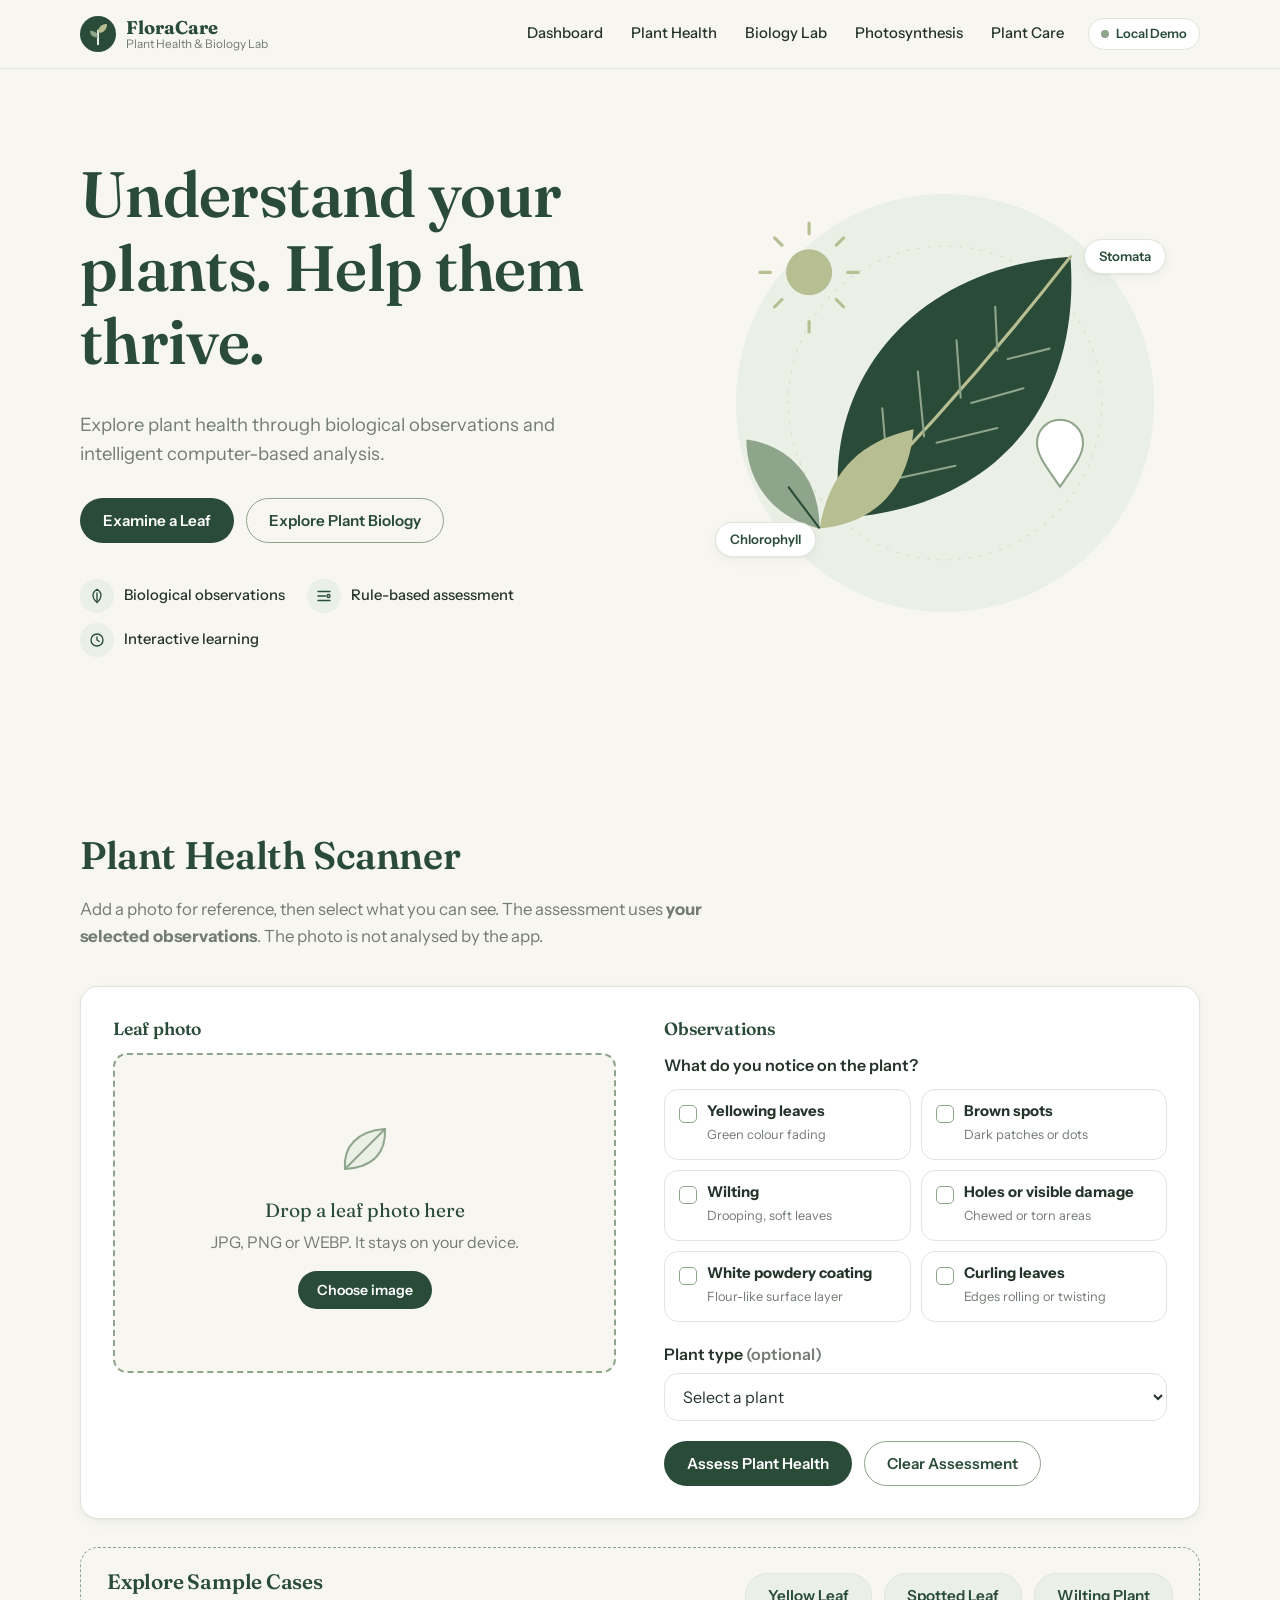
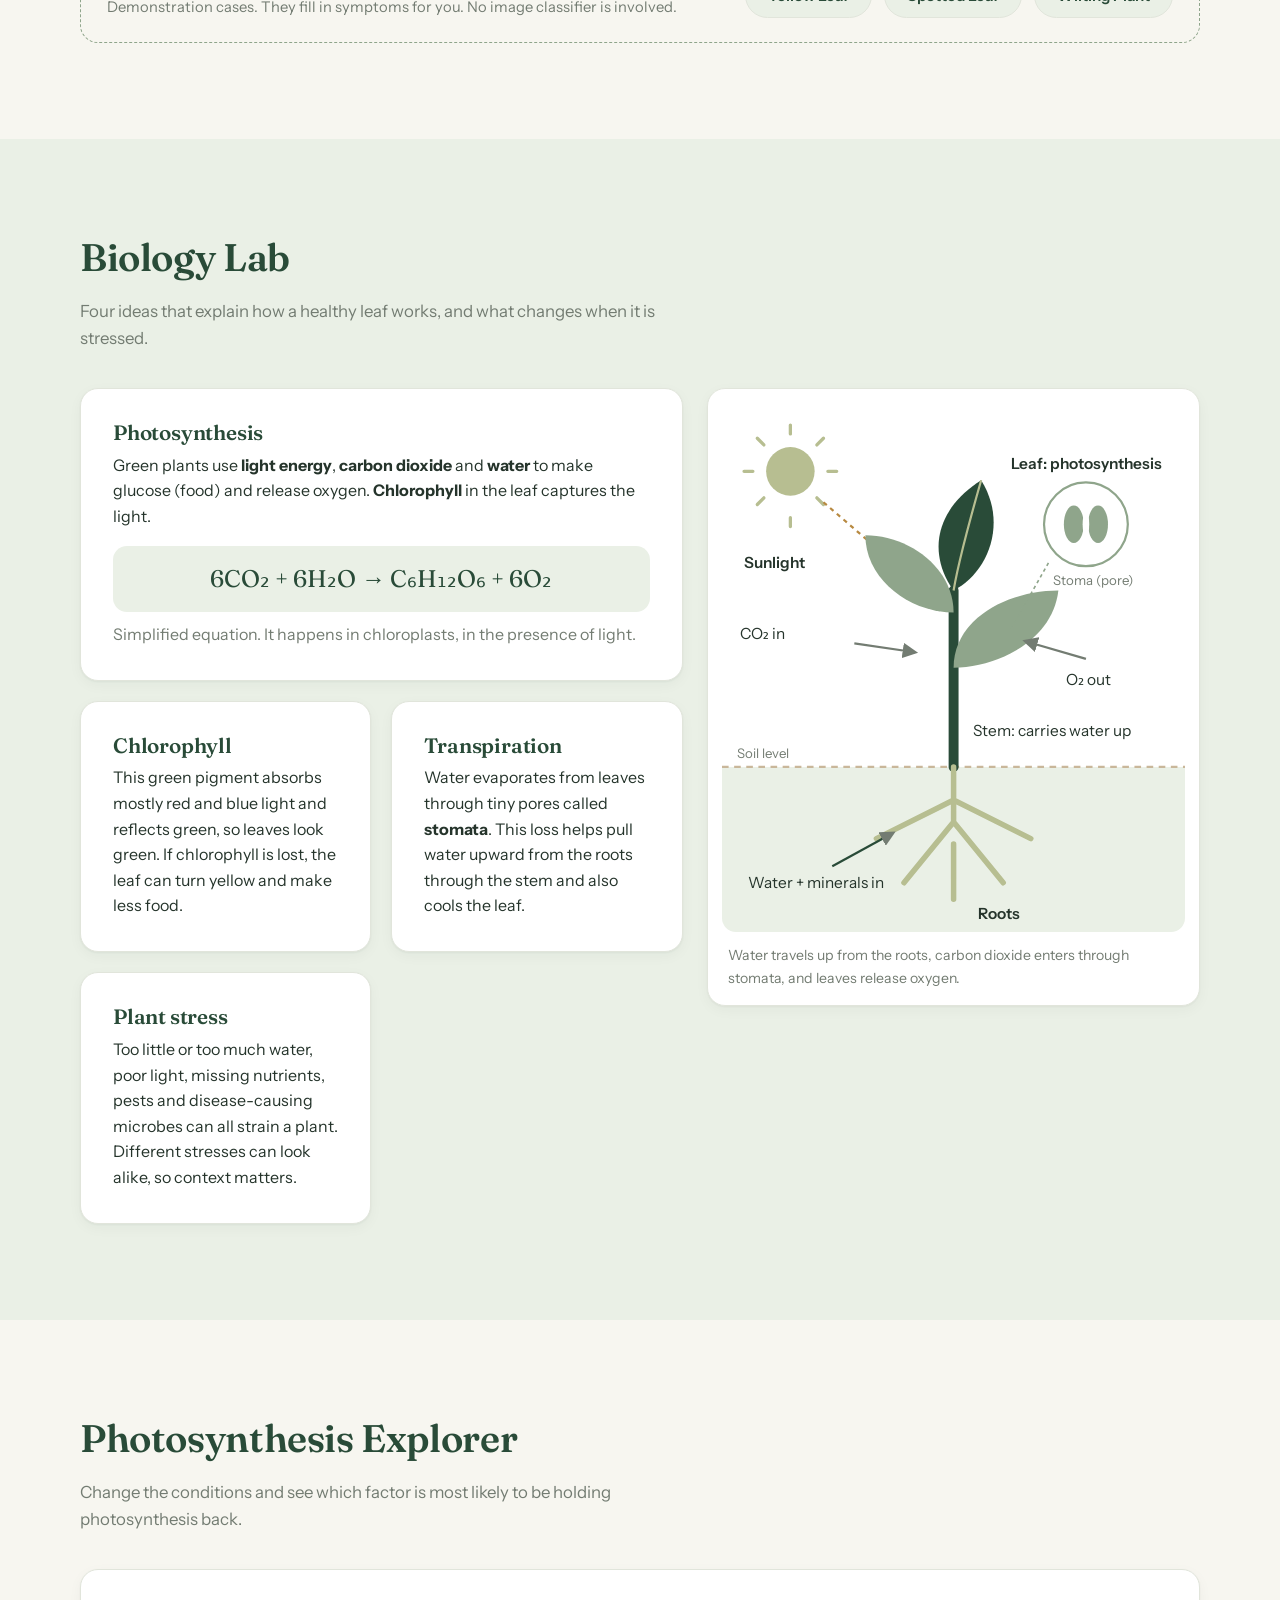
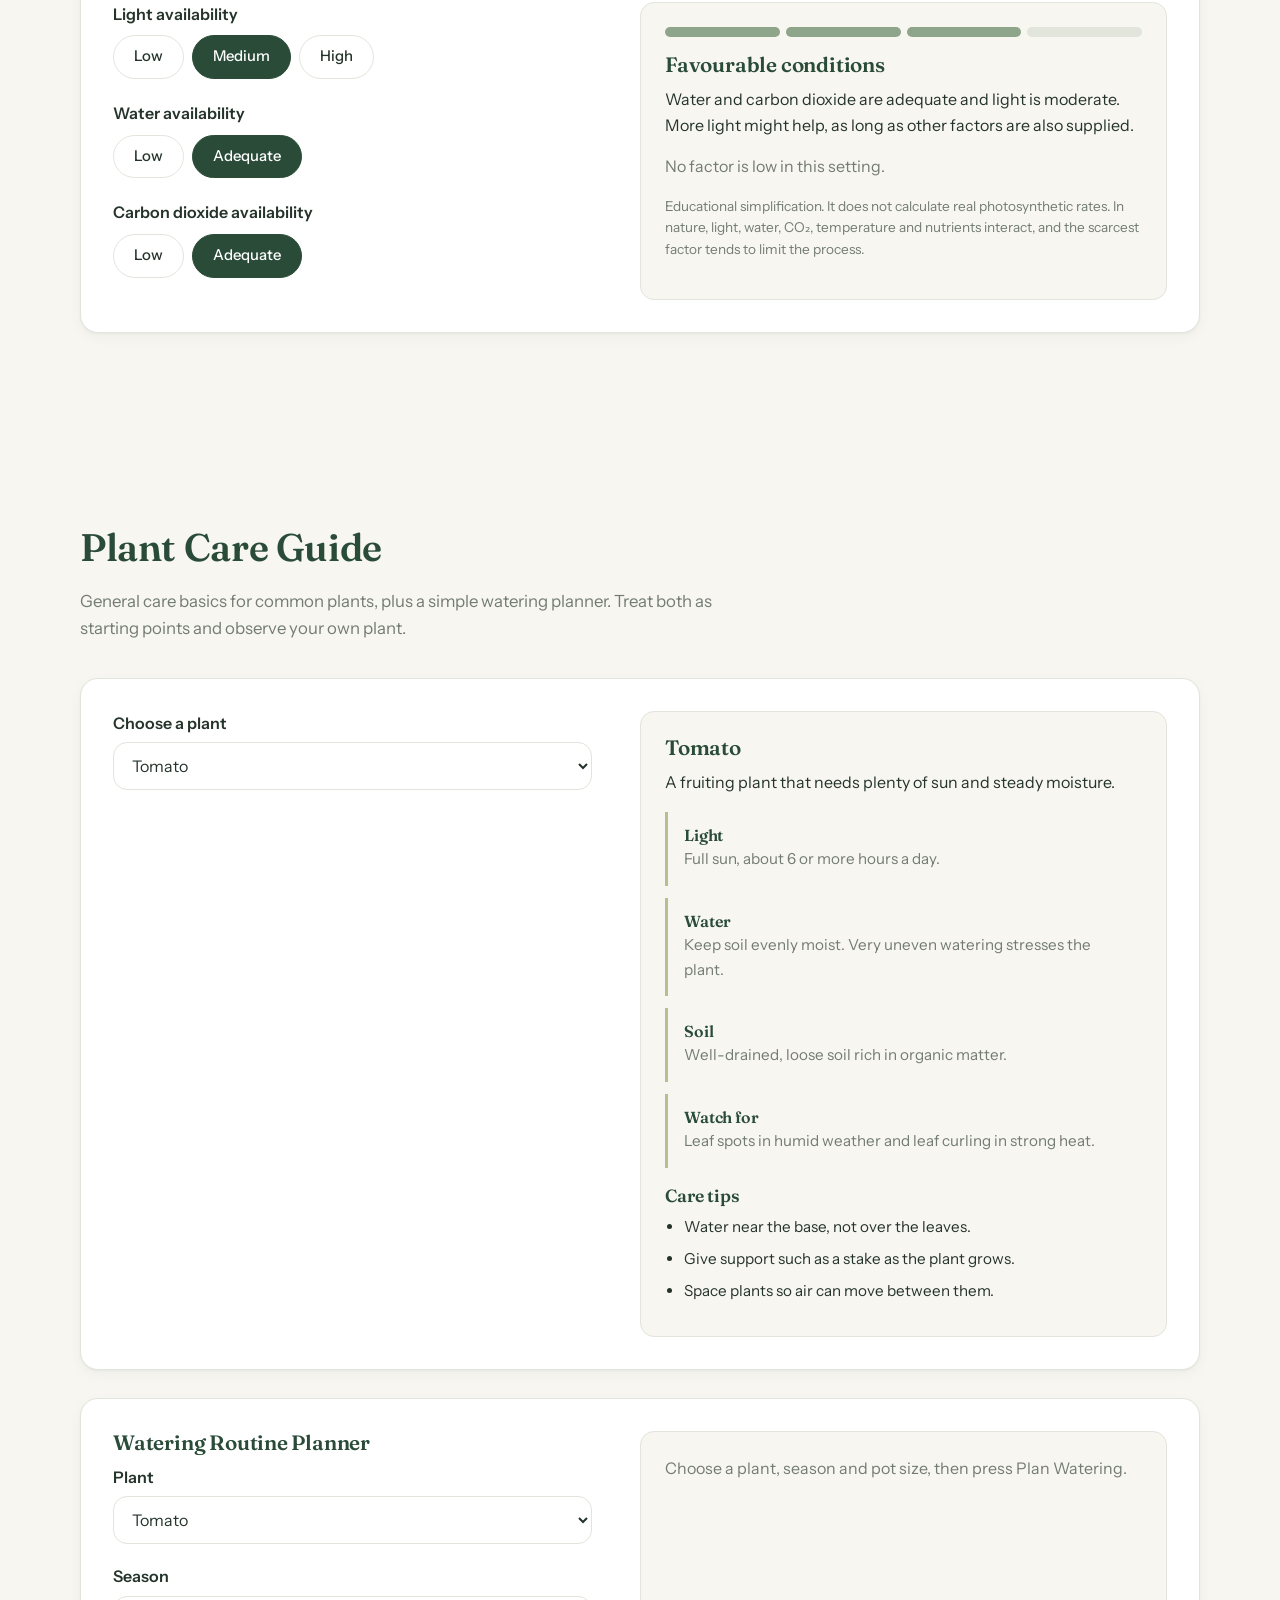
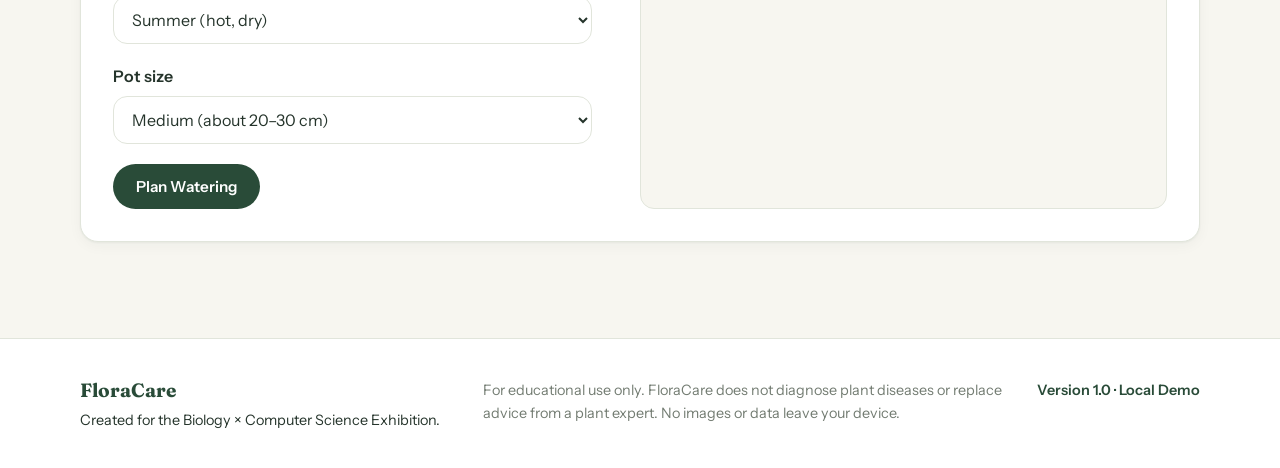
<file: floracare/index.html>
<!DOCTYPE html>
<html lang="en">
<head>
  <meta charset="UTF-8">
  <meta name="viewport" content="width=device-width, initial-scale=1">
  <title>FloraCare · Plant Health &amp; Biology Lab</title>
  <meta name="description" content="An interactive plant biology and rule-based plant health assessment lab. Explore photosynthesis, leaf structure, and plant care. Add a leaf photo and select symptoms to get a preliminary assessment.">
  <link rel="preconnect" href="https://fonts.googleapis.com">
  <link rel="preconnect" href="https://fonts.gstatic.com" crossorigin>
  <link href="https://fonts.googleapis.com/css2?family=Fraunces:opsz,wght@9..144,400;9..144,600&family=Instrument+Sans:wght@400;500;600&display=swap" rel="stylesheet">
  <link rel="stylesheet" href="style.css">
</head>
<body>
<a class="skip-link" href="#main">Skip to content</a>

<!--  NAVIGATION  -->
<header class="nav">
  <div class="nav__inner">
    <a class="brand" href="#dashboard" aria-label="FloraCare home">
      <svg class="brand__logo" viewBox="0 0 32 32" aria-hidden="true">
        <circle cx="16" cy="16" r="16" fill="#294B38"/>
        <path d="M16 25V13" stroke="#EAF0E6" stroke-width="1.8" stroke-linecap="round"/>
        <path d="M16 15C16 9 20 7 24 7c0 5-3 8-8 8Z" fill="#B7BE91"/>
        <path d="M16 19c0-4-3-6-7-6 0 4 2 6 7 6Z" fill="#8FA58B"/>
      </svg>
      <span class="brand__text"><strong>FloraCare</strong><small>Plant Health &amp; Biology Lab</small></span>
    </a>
    <button class="nav__toggle" id="navToggle" aria-expanded="false" aria-controls="navLinks">
      <span class="sr-only">Toggle menu</span>
      <span class="nav__bars" aria-hidden="true"></span>
    </button>
    <nav class="nav__links" id="navLinks" aria-label="Main">
      <a href="#dashboard">Dashboard</a>
      <a href="#plant-health">Plant Health</a>
      <a href="#biology-lab">Biology Lab</a>
      <a href="#explorer">Photosynthesis</a>
      <a href="#plant-care">Plant Care</a>
      <span class="status"><i aria-hidden="true"></i>Local Demo</span>
    </nav>
  </div>
</header>

<main id="main">

<!-- HERO  -->
<section class="hero" id="dashboard">
  <div class="container hero__grid">
    <div class="hero__copy">
      <h1>Understand your plants. Help them thrive.</h1>
      <p class="lead">Explore plant health through biological observations and intelligent computer-based analysis.</p>
      <div class="btn-row">
        <a class="btn btn--primary" href="#plant-health">Examine a Leaf</a>
        <a class="btn btn--ghost" href="#biology-lab">Explore Plant Biology</a>
      </div>
      <ul class="indicators">
        <li><span class="ind-icon"><svg viewBox="0 0 24 24"><path d="M12 3c-5 3-7 8-4 13 1 2 3 3 4 5 1-2 3-3 4-5 3-5 1-10-4-13Z"/><path d="M12 8v10"/></svg></span>Biological observations</li>
        <li><span class="ind-icon"><svg viewBox="0 0 24 24"><path d="M4 6h16M4 12h10M4 18h16"/><circle cx="18" cy="12" r="2"/></svg></span>Rule-based assessment</li>
        <li><span class="ind-icon"><svg viewBox="0 0 24 24"><circle cx="12" cy="12" r="8"/><path d="M12 8v4l3 2"/></svg></span>Interactive learning</li>
      </ul>
    </div>

    <!-- Botanical composition -->
    <div class="hero__art" aria-hidden="true">
      <svg viewBox="0 0 440 440" role="img">
        <circle cx="220" cy="220" r="200" fill="#EAF0E6"/>
        <circle cx="220" cy="220" r="150" fill="none" stroke="#D5DECE" stroke-dasharray="3 7"/>
        <!-- main leaf -->
        <path d="M120 330C100 200 190 90 340 80c10 130-60 240-220 250Z" fill="#294B38"/>
        <path d="M120 330C200 250 270 170 340 80" fill="none" stroke="#B7BE91" stroke-width="3" stroke-linecap="round"/>
        <g stroke="#8FA58B" stroke-width="2" stroke-linecap="round" fill="none">
          <path d="M165 285l-5-60M200 252l-6-62M235 215l-4-55M270 170l-2-42"/>
          <path d="M175 292l55 -12M212 258l58 -14M245 220l50 -14M280 178l40 -10"/>
        </g>
        <!-- small leaves -->
        <path d="M100 340c-45-10-70-45-70-85 40 5 70 35 70 85Z" fill="#8FA58B"/>
        <path d="M100 340c10-60 45-85 90-95-5 55-35 90-90 95Z" fill="#B7BE91"/>
        <path d="M100 340l-30-40" stroke="#294B38" stroke-width="2" fill="none"/>
        <!-- dew drop -->
        <path d="M330 300c-14-20-22-30-22-42a22 22 0 0 1 44 0c0 12-8 22-22 42Z" fill="#fff" stroke="#8FA58B" stroke-width="2"/>
        <!-- sun -->
        <circle cx="90" cy="95" r="22" fill="#B7BE91"/>
        <g stroke="#B7BE91" stroke-width="3" stroke-linecap="round"><path d="M90 58v-10M90 142v10M53 95H43M127 95h10M64 69l-7-7M116 121l7 7M116 69l7-7M64 121l-7 7"/></g>
      </svg>
      <span class="tag tag--a">Chlorophyll</span>
      <span class="tag tag--b">Stomata</span>
    </div>
  </div>
</section>

<!--  PLANT HEALTH SCANNER -->
<section class="section" id="plant-health" aria-labelledby="scanner-title">
  <div class="container">
    <div class="section__head">
      <h2 id="scanner-title">Plant Health Scanner</h2>
      <p>Add a photo for reference, then select what you can see. The assessment uses <strong>your selected observations</strong>. The photo is not analysed by the app.</p>
    </div>

    <div class="card scanner">
      <!-- LEFT: image -->
      <div class="scanner__col">
        <h3 class="col-title">Leaf photo</h3>
        <div class="dropzone" id="dropzone">
          <input type="file" id="fileInput" accept="image/jpeg,image/png,image/webp" class="sr-only">
          <div class="dropzone__empty" id="emptyState">
            <svg viewBox="0 0 64 64" aria-hidden="true"><path d="M12 52C10 30 24 14 52 12c1 22-10 38-40 40Z" fill="#EAF0E6" stroke="#8FA58B" stroke-width="2"/><path d="M12 52C26 38 38 26 52 12" stroke="#8FA58B" stroke-width="2" fill="none"/></svg>
            <p class="dropzone__title">Drop a leaf photo here</p>
            <p class="muted">JPG, PNG or WEBP. It stays on your device.</p>
            <label class="btn btn--primary btn--sm" for="fileInput" tabindex="0" id="chooseLabel">Choose image</label>
          </div>
          <div class="dropzone__preview" id="previewWrap" hidden>
            <img id="previewImg" alt="Preview of the selected leaf photo">
          </div>
        </div>
        <p class="file-meta" id="fileMeta" hidden>
          <span class="file-meta__name" id="fileName"></span>
          <button type="button" class="link-btn" id="replaceBtn">Replace</button>
          <button type="button" class="link-btn link-btn--danger" id="removeBtn">Remove</button>
        </p>
        <p class="msg msg--error" id="fileError" role="alert" hidden></p>
      </div>

      <!-- RIGHT: observations -->
      <div class="scanner__col">
        <h3 class="col-title">Observations</h3>
        <form id="scanForm" novalidate>
          <fieldset class="symptoms">
            <legend>What do you notice on the plant?</legend>
            <label class="chip"><input type="checkbox" name="symptom" value="yellowing"><span><b>Yellowing leaves</b><small>Green colour fading</small></span></label>
            <label class="chip"><input type="checkbox" name="symptom" value="brownSpots"><span><b>Brown spots</b><small>Dark patches or dots</small></span></label>
            <label class="chip"><input type="checkbox" name="symptom" value="wilting"><span><b>Wilting</b><small>Drooping, soft leaves</small></span></label>
            <label class="chip"><input type="checkbox" name="symptom" value="holes"><span><b>Holes or visible damage</b><small>Chewed or torn areas</small></span></label>
            <label class="chip"><input type="checkbox" name="symptom" value="whitePowder"><span><b>White powdery coating</b><small>Flour-like surface layer</small></span></label>
            <label class="chip"><input type="checkbox" name="symptom" value="curling"><span><b>Curling leaves</b><small>Edges rolling or twisting</small></span></label>
          </fieldset>

          <div class="field">
            <label for="plantType">Plant type <span class="muted">(optional)</span></label>
            <select id="plantType">
              <option value="">Select a plant</option>
              <option value="Tomato">Tomato</option>
              <option value="Rose">Rose</option>
              <option value="Money plant">Money plant</option>
              <option value="Mango">Mango</option>
              <option value="Other / Unknown">Other / Unknown</option>
            </select>
          </div>

          <p class="msg msg--warn" id="formMessage" role="alert" hidden></p>
          <div class="btn-row">
            <button type="submit" class="btn btn--primary" id="assessBtn">Assess Plant Health</button>
            <button type="button" class="btn btn--ghost" id="clearFormBtn">Clear Assessment</button>
          </div>
        </form>
      </div>
    </div>

    <!-- RESULT -->
    <div class="card result" id="resultCard" hidden aria-labelledby="resultTitle" tabindex="-1">
      <div class="result__top">
        <div>
          <span class="badge" id="resultBadge">Preliminary observation</span>
          <h3 id="resultTitle">Assessment</h3>
          <p class="muted" id="resultMeta"></p>
        </div>
        <div class="result__thumb" id="resultThumb" hidden><img id="resultImg" alt="Leaf photo used for reference"></div>
      </div>
      <div class="chips-out" id="resultSymptoms" aria-label="Selected symptoms"></div>
      <div class="result__grid">
        <div>
          <h4>Possible explanations</h4>
          <div id="resultCauses"></div>
        </div>
        <div>
          <h4>Suggested next steps</h4>
          <ul class="steps-list" id="resultSteps"></ul>
        </div>
      </div>
      <p class="combined" id="resultCombined" hidden></p>
      <p class="disclaimer"><svg viewBox="0 0 24 24" aria-hidden="true"><circle cx="12" cy="12" r="9"/><path d="M12 11v5M12 8h.01"/></svg>
        Symptoms can have more than one cause. This is an educational, rule-based result and not a definitive diagnosis. For a spreading problem, ask a local nursery or plant expert.</p>
      <div class="btn-row">
        <button type="button" class="btn btn--ghost" id="clearBtn">Clear Assessment</button>
        <button type="button" class="btn btn--primary" id="anotherBtn">Try Another Observation</button>
      </div>
    </div>

    <!-- SAMPLE CASES -->
    <div class="samples" id="samples">
      <div>
        <h3>Explore Sample Cases</h3>
        <p class="muted">Demonstration cases. They fill in symptoms for you. No image classifier is involved.</p>
      </div>
      <div class="btn-row">
        <button type="button" class="btn btn--soft" data-sample="yellow">Yellow Leaf</button>
        <button type="button" class="btn btn--soft" data-sample="spotted">Spotted Leaf</button>
        <button type="button" class="btn btn--soft" data-sample="wilting">Wilting Plant</button>
      </div>
    </div>
  </div>
</section>

<!-- BIOLOGY LAB -->
<section class="section section--tint" id="biology-lab" aria-labelledby="bio-title">
  <div class="container">
    <div class="section__head">
      <h2 id="bio-title">Biology Lab</h2>
      <p>Four ideas that explain how a healthy leaf works, and what changes when it is stressed.</p>
    </div>

    <div class="lab-grid">
      <div class="lab-cards">
        <article class="card lab-card lab-card--wide">
          <h3>Photosynthesis</h3>
          <p>Green plants use <b>light energy</b>, <b>carbon dioxide</b> and <b>water</b> to make glucose (food) and release oxygen. <b>Chlorophyll</b> in the leaf captures the light.</p>
          <p class="equation" aria-label="6 carbon dioxide plus 6 water gives glucose plus 6 oxygen">6CO₂ + 6H₂O → C₆H₁₂O₆ + 6O₂</p>
          <p class="muted">Simplified equation. It happens in chloroplasts, in the presence of light.</p>
        </article>
        <article class="card lab-card">
          <h3>Chlorophyll</h3>
          <p>This green pigment absorbs mostly red and blue light and reflects green, so leaves look green. If chlorophyll is lost, the leaf can turn yellow and make less food.</p>
        </article>
        <article class="card lab-card">
          <h3>Transpiration</h3>
          <p>Water evaporates from leaves through tiny pores called <b>stomata</b>. This loss helps pull water upward from the roots through the stem and also cools the leaf.</p>
        </article>
        <article class="card lab-card">
          <h3>Plant stress</h3>
          <p>Too little or too much water, poor light, missing nutrients, pests and disease-causing microbes can all strain a plant. Different stresses can look alike, so context matters.</p>
        </article>
      </div>

      <figure class="card diagram">
        <svg viewBox="0 0 420 480" role="img" aria-labelledby="diagTitle diagDesc">
          <title id="diagTitle">Labelled diagram of a plant</title>
          <desc id="diagDesc">A plant showing sunlight, leaves, stomata, stem, roots, carbon dioxide entering, oxygen leaving and water uptake.</desc>
          <rect width="420" height="480" rx="14" fill="#fff"/>
          <rect y="330" width="420" height="150" fill="#EAF0E6"/>
          <path d="M0 330h420" stroke="#C9B79A" stroke-width="2" stroke-dasharray="6 5"/>
          <!-- sun -->
          <circle cx="62" cy="62" r="22" fill="#B7BE91"/>
          <g stroke="#B7BE91" stroke-width="3" stroke-linecap="round"><path d="M62 28v-8M62 104v8M28 62h-8M96 62h8M38 38l-6-6M86 86l6 6M86 38l6-6M38 86l-6 6"/></g>
          <path d="M92 90L150 140" stroke="#B88A42" stroke-width="2" stroke-dasharray="4 4"/>
          <!-- stem -->
          <path d="M210 330V170" stroke="#294B38" stroke-width="9" stroke-linecap="round"/>
          <!-- leaves -->
          <path d="M210 190C170 190 130 160 130 120c40 0 80 30 80 70Z" fill="#8FA58B"/>
          <path d="M210 240c40 0 90-25 95-70-45 0-95 25-95 70Z" fill="#8FA58B"/>
          <path d="M210 170c-25-35-15-75 25-100 25 40 5 85-25 100Z" fill="#294B38"/>
          <path d="M210 170C215 140 225 105 235 70" stroke="#B7BE91" stroke-width="2" fill="none"/>
          <!-- stomata zoom -->
          <circle cx="330" cy="110" r="38" fill="#fff" stroke="#8FA58B" stroke-width="2"/>
          <ellipse cx="319" cy="110" rx="9" ry="17" fill="#8FA58B"/>
          <ellipse cx="341" cy="110" rx="9" ry="17" fill="#8FA58B"/>
          <ellipse cx="330" cy="110" rx="3" ry="11" fill="#fff"/>
          <path d="M296 145L262 205" stroke="#8FA58B" stroke-width="1.5" stroke-dasharray="3 3"/>
          <!-- roots -->
          <path d="M210 330v50M210 380l-45 55M210 380l45 55M210 360l-70 35M210 360l70 35M210 400v50" stroke="#B7BE91" stroke-width="5" stroke-linecap="round" fill="none"/>
          <!-- gas + water arrows -->
          <path d="M120 218l55 8" stroke="#737C72" stroke-width="2" marker-end="url(#arr)"/>
          <path d="M330 232l-55-16" stroke="#737C72" stroke-width="2" marker-end="url(#arr)"/>
          <path d="M100 420l55-30" stroke="#294B38" stroke-width="2" marker-end="url(#arr)"/>
          <defs><marker id="arr" viewBox="0 0 10 10" refX="8" refY="5" markerWidth="7" markerHeight="7" orient="auto"><path d="M0 0L10 5L0 10Z" fill="#737C72"/></marker></defs>
          <g font-family="Instrument Sans, system-ui, sans-serif" font-size="14" fill="#25342B">
            <text x="20" y="150" font-weight="600">Sunlight</text>
            <text x="16" y="214">CO₂ in</text>
            <text x="312" y="256">O₂ out</text>
            <text x="300" y="165" fill="#737C72" font-size="12">Stoma (pore)</text>
            <text x="262" y="60" font-weight="600">Leaf: photosynthesis</text>
            <text x="228" y="302">Stem: carries water up</text>
            <text x="24" y="440">Water + minerals in</text>
            <text x="232" y="468" font-weight="600">Roots</text>
            <text x="14" y="322" fill="#737C72" font-size="12">Soil level</text>
          </g>
        </svg>
        <figcaption>Water travels up from the roots, carbon dioxide enters through stomata, and leaves release oxygen.</figcaption>
      </figure>
    </div>
  </div>
</section>

<!--  PHOTOSYNTHESIS EXPLORER  -->
<section class="section" id="explorer" aria-labelledby="exp-title">
  <div class="container">
    <div class="section__head">
      <h2 id="exp-title">Photosynthesis Explorer</h2>
      <p>Change the conditions and see which factor is most likely to be holding photosynthesis back.</p>
    </div>
    <div class="card explorer">
      <div class="explorer__controls">
        <fieldset class="seg" data-group="light">
          <legend>Light availability</legend>
          <label><input type="radio" name="light" value="low"><span>Low</span></label>
          <label><input type="radio" name="light" value="medium" checked><span>Medium</span></label>
          <label><input type="radio" name="light" value="high"><span>High</span></label>
        </fieldset>
        <fieldset class="seg" data-group="water">
          <legend>Water availability</legend>
          <label><input type="radio" name="water" value="low"><span>Low</span></label>
          <label><input type="radio" name="water" value="adequate" checked><span>Adequate</span></label>
        </fieldset>
        <fieldset class="seg" data-group="co2">
          <legend>Carbon dioxide availability</legend>
          <label><input type="radio" name="co2" value="low"><span>Low</span></label>
          <label><input type="radio" name="co2" value="adequate" checked><span>Adequate</span></label>
        </fieldset>
      </div>
      <div class="explorer__out" aria-live="polite">
        <div class="meter" id="expMeter" data-level="2" role="img" aria-label="Conditions indicator">
          <i></i><i></i><i></i><i></i>
        </div>
        <h3 id="expLabel">Favourable conditions</h3>
        <p id="expText"></p>
        <p class="muted" id="expLimit"></p>
        <p class="muted small">Educational simplification. It does not calculate real photosynthetic rates. In nature, light, water, CO₂, temperature and nutrients interact, and the scarcest factor tends to limit the process.</p>
      </div>
    </div>
  </div>
</section>

<!-- PLANT CARE GUIDE  WATERING PLANNER  -->
<section class="section" id="plant-care" aria-labelledby="care-title">
  <div class="container">
    <div class="section__head">
      <h2 id="care-title">Plant Care Guide</h2>
      <p>General care basics for common plants, plus a simple watering planner. Treat both as starting points and observe your own plant.</p>
    </div>

    <!-- Care guide -->
    <div class="card explorer">
      <div class="explorer__controls">
        <div class="field">
          <label for="guidePlant">Choose a plant</label>
          <select id="guidePlant"></select>
        </div>
      </div>
      <div class="explorer__out" aria-live="polite">
        <h3 id="careName"></h3>
        <p id="careSummary"></p>
        <div id="careDetails"></div>
        <h4>Care tips</h4>
        <ul class="steps-list" id="careTips"></ul>
      </div>
    </div>

    <!-- Watering planner -->
    <div class="card explorer care-gap">
      <form id="planForm" class="explorer__controls" novalidate>
        <h3>Watering Routine Planner</h3>
        <div class="field">
          <label for="planPlant">Plant</label>
          <select id="planPlant"></select>
        </div>
        <div class="field">
          <label for="planSeason">Season</label>
          <select id="planSeason">
            <option value="summer">Summer (hot, dry)</option>
            <option value="monsoon">Monsoon (rainy)</option>
            <option value="winter">Winter (cool)</option>
          </select>
        </div>
        <div class="field">
          <label for="planPot">Pot size</label>
          <select id="planPot">
            <option value="small">Small (up to about 15 cm)</option>
            <option value="medium" selected>Medium (about 20–30 cm)</option>
            <option value="large">Large (30 cm or more)</option>
          </select>
        </div>
        <div class="btn-row">
          <button type="submit" class="btn btn--primary">Plan Watering</button>
        </div>
      </form>
      <div class="explorer__out" aria-live="polite">
        <p class="muted" id="planEmpty">Choose a plant, season and pot size, then press Plan Watering.</p>
        <div id="planResult" hidden>
          <span class="badge">General guideline</span>
          <h3 id="planFreq"></h3>
          <p id="planText"></p>
          <h4>Before you water</h4>
          <ul class="steps-list" id="planSteps"></ul>
          <p class="muted small">This is an estimate, not a schedule. Weather, soil and plant size change real needs, so always check the soil first.</p>
        </div>
      </div>
    </div>
  </div>
</section>

<!-- FOOTER  -->
<footer class="footer">
  <div class="container footer__grid">
    <div>
      <strong class="footer__brand">FloraCare</strong>
      <p>Created for the Biology × Computer Science Exhibition.</p>
    </div>
    <p class="muted">For educational use only. FloraCare does not diagnose plant diseases or replace advice from a plant expert. No images or data leave your device.</p>
    <p class="footer__ver">Version 1.0 · Local Demo</p>
  </div>
</footer>

<div class="sr-only" id="liveRegion" role="status" aria-live="polite"></div>
<script src="script.js"></script>
</body>
</html>
</file>
<file: floracare/style.css>
:root {
  --bg: #F7F6F0;
  --surface: #FFFFFF;
  --forest: #294B38;
  --sage: #8FA58B;
  --olive: #B7BE91;
  --pale: #EAF0E6;
  --text: #25342B;
  --text-2: #737C72;
  --border: #E1E5DB;
  --warn: #B88A42;
  --error: #B95C50;

  --font-display: "Fraunces", Georgia, "Times New Roman", serif;
  --font-body: "Instrument Sans", system-ui, -apple-system, "Segoe UI", Roboto, Arial, sans-serif;

  --r-sm: 10px;
  --r-md: 14px;
  --r-lg: 18px;
  --shadow: 0 1px 2px rgba(37, 52, 43, .05), 0 4px 14px rgba(37, 52, 43, .04);
  --ease: 180ms ease;
  --nav-h: 68px;
}

/*  Base */
*, *::before, *::after { box-sizing: border-box; }
html { scroll-behavior: smooth; scroll-padding-top: calc(var(--nav-h) + 12px); }
body {
  margin: 0;
  background: var(--bg);
  color: var(--text);
  font-family: var(--font-body);
  font-size: 1rem;
  line-height: 1.6;
  -webkit-font-smoothing: antialiased;
}
h1, h2, h3, h4, h5 { font-family: var(--font-display); font-weight: 600; line-height: 1.15; margin: 0 0 .5em; color: var(--forest); letter-spacing: -.01em; }
h1 { font-size: clamp(2.3rem, 5.4vw, 4rem); }
h2 { font-size: clamp(1.7rem, 3.2vw, 2.4rem); }
h3 { font-size: 1.3rem; }
h4 { font-size: 1.1rem; }
h5 { font-size: 1rem; margin-bottom: .2em; }
p { margin: 0 0 1em; }
a { color: var(--forest); }
img, svg { max-width: 100%; }
code { font-family: ui-monospace, Consolas, "SF Mono", monospace; font-size: .9em; background: var(--pale); padding: .1em .35em; border-radius: 6px; }
.muted { color: var(--text-2); }
.small { font-size: .85rem; }

:focus-visible { outline: 3px solid var(--forest); outline-offset: 2px; border-radius: 6px; }

.sr-only {
  position: absolute; width: 1px; height: 1px; padding: 0; margin: -1px;
  overflow: hidden; clip: rect(0 0 0 0); white-space: nowrap; border: 0;
}
.skip-link { position: absolute; left: 12px; top: -60px; background: var(--forest); color: #fff; padding: 10px 16px; border-radius: var(--r-sm); z-index: 100; transition: top var(--ease); }
.skip-link:focus { top: 10px; }

/* Layout */
.container { width: min(1120px, 100% - 40px); margin-inline: auto; }
.section { padding: clamp(56px, 8vw, 96px) 0; }
.section--tint { background: var(--pale); }
.section__head { max-width: 640px; margin-bottom: 36px; }
.section__head p { color: var(--text-2); font-size: 1.05rem; }

/*  Components  */
.card { background: var(--surface); border: 1px solid var(--border); border-radius: var(--r-lg); box-shadow: var(--shadow); padding: clamp(20px, 3vw, 32px); }

.btn-row { display: flex; flex-wrap: wrap; gap: 12px; align-items: center; }
.btn {
  display: inline-flex; align-items: center; justify-content: center; gap: 8px;
  font: 600 .95rem var(--font-body); text-decoration: none; cursor: pointer;
  padding: 12px 22px; border-radius: 999px; border: 1px solid transparent;
  transition: background var(--ease), border-color var(--ease), color var(--ease), transform var(--ease);
}
.btn--primary { background: var(--forest); color: #fff; }
.btn--primary:hover { background: #1f3a2b; }
.btn--ghost { background: transparent; color: var(--forest); border-color: var(--sage); }
.btn--ghost:hover { background: var(--pale); }
.btn--soft { background: var(--pale); color: var(--forest); border-color: var(--border); }
.btn--soft:hover { background: #dfe8da; }
.btn--sm { padding: 9px 18px; font-size: .88rem; }
.btn:active { transform: translateY(1px); }

.link-btn { background: none; border: 0; padding: 4px 6px; font: 600 .9rem var(--font-body); color: var(--forest); text-decoration: underline; text-underline-offset: 3px; cursor: pointer; }
.link-btn--danger { color: var(--error); }

.badge { display: inline-block; font-size: .8rem; font-weight: 600; color: var(--forest); background: var(--pale); border: 1px solid var(--olive); padding: 3px 12px; border-radius: 999px; margin-bottom: 10px; }

.msg { font-size: .92rem; border-radius: var(--r-sm); padding: 10px 14px; margin: 0 0 14px; border: 1px solid; }
.msg--error { color: #8e3f35; background: #faf0ee; border-color: #e6c3be; }
.msg--warn { color: #6e5220; background: #f9f3e6; border-color: #e5d4ab; }
.msg--ok { color: var(--forest); background: var(--pale); border-color: var(--olive); }
[hidden] { display: none !important; }

/* Navigation */
.nav { position: sticky; top: 0; z-index: 50; background: rgba(247, 246, 240, .96); border-bottom: 1px solid var(--border); }
.nav__inner { width: min(1120px, 100% - 40px); margin-inline: auto; min-height: var(--nav-h); display: flex; align-items: center; justify-content: space-between; gap: 16px; }
.brand { display: flex; align-items: center; gap: 10px; text-decoration: none; color: var(--text); }
.brand__logo { width: 36px; height: 36px; flex: none; }
.brand__text { display: flex; flex-direction: column; line-height: 1.15; }
.brand__text strong { font-family: var(--font-display); font-size: 1.15rem; color: var(--forest); }
.brand__text small { font-size: .74rem; color: var(--text-2); }
.nav__links { display: flex; align-items: center; gap: 4px; }
.nav__links a { text-decoration: none; color: var(--text); font-size: .93rem; font-weight: 500; padding: 8px 12px; border-radius: 999px; transition: background var(--ease); }
.nav__links a:hover { background: var(--pale); }
.status { display: inline-flex; align-items: center; gap: 7px; margin-left: 8px; font-size: .8rem; font-weight: 600; color: var(--forest); border: 1px solid var(--border); background: var(--surface); padding: 5px 12px; border-radius: 999px; }
.status i { width: 8px; height: 8px; border-radius: 50%; background: var(--sage); }
.nav__toggle { display: none; background: var(--surface); border: 1px solid var(--border); border-radius: var(--r-sm); width: 44px; height: 44px; cursor: pointer; position: relative; }
.nav__bars, .nav__bars::before, .nav__bars::after { position: absolute; left: 12px; width: 18px; height: 2px; background: var(--forest); border-radius: 2px; content: ""; }
.nav__bars { top: 21px; }
.nav__bars::before { top: -6px; left: 0; }
.nav__bars::after { top: 6px; left: 0; }

/*hera*/
.hero { padding: clamp(40px, 7vw, 88px) 0 clamp(48px, 7vw, 80px); }
.hero__grid { display: grid; grid-template-columns: 1.05fr .95fr; gap: 48px; align-items: center; }
.lead { font-size: 1.15rem; color: var(--text-2); max-width: 30em; margin-bottom: 1.6em; }
.indicators { list-style: none; padding: 0; margin: 36px 0 0; display: flex; flex-wrap: wrap; gap: 10px 22px; }
.indicators li { display: flex; align-items: center; gap: 10px; font-size: .92rem; font-weight: 500; }
.ind-icon { width: 34px; height: 34px; border-radius: 50%; background: var(--pale); display: grid; place-items: center; }
.ind-icon svg { width: 18px; height: 18px; fill: none; stroke: var(--forest); stroke-width: 1.8; stroke-linecap: round; stroke-linejoin: round; }
.hero__art { position: relative; max-width: 460px; justify-self: center; width: 100%; }
.tag { position: absolute; background: var(--surface); border: 1px solid var(--border); border-radius: 999px; padding: 6px 14px; font-size: .82rem; font-weight: 600; color: var(--forest); box-shadow: var(--shadow); }
.tag--a { left: 0; bottom: 18%; }
.tag--b { right: 2%; top: 14%; }


.scanner { display: grid; grid-template-columns: 1fr 1fr; gap: clamp(24px, 4vw, 48px); }
.col-title { font-size: 1.1rem; margin-bottom: 14px; }
.dropzone { border: 2px dashed var(--sage); background: var(--bg); border-radius: var(--r-md); min-height: 320px; display: grid; place-items: center; padding: 20px; transition: background var(--ease), border-color var(--ease); }
.dropzone.is-drag { background: var(--pale); border-color: var(--forest); }
.dropzone.has-image { border-style: solid; border-color: var(--border); padding: 10px; background: var(--surface); }
.dropzone__empty { text-align: center; }
.dropzone__empty svg { width: 64px; height: 64px; margin-bottom: 6px; }
.dropzone__title { font-family: var(--font-display); font-size: 1.2rem; color: var(--forest); margin-bottom: 4px; }
.dropzone__preview { width: 100%; }
.dropzone__preview img { display: block; width: 100%; max-height: 380px; object-fit: contain; border-radius: 8px; }
.file-meta { display: flex; flex-wrap: wrap; align-items: center; gap: 4px 10px; margin: 12px 0 0; font-size: .9rem; }
.file-meta__name { font-weight: 600; max-width: 100%; overflow: hidden; text-overflow: ellipsis; white-space: nowrap; flex: 1 1 140px; }
#fileError { margin-top: 12px; }

.symptoms { border: 0; padding: 0; margin: 0 0 20px; display: grid; grid-template-columns: 1fr 1fr; gap: 10px; min-width: 0; }
.symptoms legend { font-weight: 600; margin-bottom: 10px; padding: 0; grid-column: 1 / -1; }
.chip { position: relative; display: block; cursor: pointer; }
.chip input { position: absolute; opacity: 0; inset: 0; width: 100%; height: 100%; margin: 0; cursor: pointer; }
.chip span { display: block; height: 100%; padding: 12px 14px 12px 42px; border: 1px solid var(--border); border-radius: var(--r-md); background: var(--surface); transition: border-color var(--ease), background var(--ease); position: relative; }
.chip span::before { content: ""; position: absolute; left: 14px; top: 15px; width: 18px; height: 18px; border: 1.5px solid var(--sage); border-radius: 5px; background: #fff; transition: background var(--ease); }
.chip b { display: block; font-size: .93rem; line-height: 1.3; }
.chip small { color: var(--text-2); font-size: .8rem; }
.chip:hover span { border-color: var(--sage); }
.chip input:checked + span { background: var(--pale); border-color: var(--forest); }
.chip input:checked + span::before { background: var(--forest) url("data:image/svg+xml,%3Csvg xmlns='http://www.w3.org/2000/svg' viewBox='0 0 16 16'%3E%3Cpath d='M3.5 8.5l3 3 6-7' fill='none' stroke='white' stroke-width='2' stroke-linecap='round' stroke-linejoin='round'/%3E%3C/svg%3E") center/14px no-repeat; border-color: var(--forest); }
.chip input:focus-visible + span { outline: 3px solid var(--forest); outline-offset: 2px; }

.field { margin-bottom: 20px; }
.field label { display: block; font-weight: 600; margin-bottom: 6px; }
select { width: 100%; font: inherit; color: var(--text); padding: 12px 14px; border: 1px solid var(--border); border-radius: var(--r-md); background: var(--surface); }

/* Results */
.result { margin-top: 28px; }
.result__top { display: flex; justify-content: space-between; gap: 20px; align-items: flex-start; }
.result__thumb { width: 96px; height: 96px; flex: none; border-radius: var(--r-md); overflow: hidden; border: 1px solid var(--border); }
.result__thumb img { width: 100%; height: 100%; object-fit: cover; display: block; }
.chips-out { display: flex; flex-wrap: wrap; gap: 8px; margin: 6px 0 24px; }
.chip-out { background: var(--pale); border: 1px solid var(--olive); color: var(--forest); font-size: .85rem; font-weight: 600; padding: 4px 12px; border-radius: 999px; }
.result__grid { display: grid; grid-template-columns: 1.2fr 1fr; gap: 32px; }
.cause { padding: 14px 16px; border-left: 3px solid var(--olive); background: var(--bg); border-radius: 0 var(--r-sm) var(--r-sm) 0; margin-bottom: 12px; }
.cause p { margin: 0; font-size: .95rem; color: var(--text-2); }
.steps-list { margin: 0; padding-left: 1.2em; }
.steps-list li { margin-bottom: 8px; font-size: .95rem; }
.combined { background: var(--pale); border-radius: var(--r-md); padding: 14px 18px; margin: 20px 0 0; font-size: .95rem; }
.disclaimer { display: flex; gap: 10px; align-items: flex-start; margin: 22px 0; padding: 14px 16px; border: 1px solid #e5d4ab; background: #f9f3e6; color: #6e5220; border-radius: var(--r-md); font-size: .9rem; }
.disclaimer svg { width: 20px; height: 20px; flex: none; margin-top: 2px; fill: none; stroke: var(--warn); stroke-width: 1.8; stroke-linecap: round; }

.samples { margin-top: 28px; display: flex; flex-wrap: wrap; justify-content: space-between; align-items: center; gap: 16px 28px; padding: 22px 26px; border: 1px dashed var(--sage); border-radius: var(--r-lg); }
.samples h3 { margin-bottom: 2px; }
.samples p { margin: 0; font-size: .92rem; }

/*  Sections    */
/* Biology Lab */
.lab-grid { display: grid; grid-template-columns: 1.1fr .9fr; gap: 24px; align-items: start; }
.lab-cards { display: grid; grid-template-columns: 1fr 1fr; gap: 20px; }
.lab-card h3 { margin-bottom: 8px; }
.lab-card p:last-child { margin-bottom: 0; }
.lab-card--wide { grid-column: 1 / -1; }
.equation { font-family: var(--font-display); font-size: clamp(1.1rem, 2.4vw, 1.5rem); color: var(--forest); background: var(--pale); border-radius: var(--r-md); padding: 14px 18px; text-align: center; margin: 14px 0 10px; overflow-x: auto; white-space: nowrap; }
.diagram { margin: 0; padding: 14px; position: sticky; top: calc(var(--nav-h) + 16px); }
.diagram svg { display: block; width: 100%; height: auto; border-radius: var(--r-md); }
.diagram figcaption { font-size: .88rem; color: var(--text-2); padding: 12px 6px 2px; }

/* Explorer */
.explorer { display: grid; grid-template-columns: 1fr 1.1fr; gap: clamp(24px, 4vw, 48px); }
.seg { border: 0; padding: 0; margin: 0 0 22px; min-width: 0; }
.seg legend { font-weight: 600; margin-bottom: 8px; padding: 0; }
.seg { display: flex; flex-wrap: wrap; gap: 8px; }
.seg legend { width: 100%; }
.seg label { position: relative; }
.seg input { position: absolute; opacity: 0; inset: 0; width: 100%; height: 100%; margin: 0; cursor: pointer; }
.seg span { display: block; padding: 9px 20px; border: 1px solid var(--border); border-radius: 999px; font-weight: 500; font-size: .93rem; background: var(--surface); transition: all var(--ease); }
.seg input:checked + span { background: var(--forest); color: #fff; border-color: var(--forest); }
.seg input:focus-visible + span { outline: 3px solid var(--forest); outline-offset: 2px; }
.explorer__out { background: var(--bg); border: 1px solid var(--border); border-radius: var(--r-md); padding: 24px; }
.meter { display: flex; gap: 6px; margin-bottom: 16px; }
.meter i { flex: 1; height: 10px; border-radius: 5px; background: var(--border); transition: background var(--ease); }
.meter[data-level="1"] i:nth-child(-n+1) { background: var(--error); }
.meter[data-level="2"] i:nth-child(-n+2) { background: var(--warn); }
.meter[data-level="3"] i:nth-child(-n+3) { background: var(--sage); }
.meter[data-level="4"] i:nth-child(-n+4) { background: var(--forest); }

/* Plant care */
.care-gap { margin-top: 28px; }
.explorer__out h4 { margin-top: 18px; }

/* Footer */
.footer { border-top: 1px solid var(--border); background: var(--surface); padding: 36px 0; font-size: .9rem; }
.footer__grid { display: grid; grid-template-columns: 1fr 1.4fr auto; gap: 24px; align-items: start; }
.footer__brand { font-family: var(--font-display); font-size: 1.2rem; color: var(--forest); }
.footer p { margin: 4px 0 0; }
.footer__ver { font-weight: 600; color: var(--forest); white-space: nowrap; }

/* Responsive  */
@media (max-width: 960px) {
  .hero__grid, .scanner, .lab-grid, .explorer, .cs { grid-template-columns: 1fr; }
  .hero__art { max-width: 380px; order: -1; }
  .diagram { position: static; }
  .result__grid { grid-template-columns: 1fr; gap: 20px; }
  .footer__grid { grid-template-columns: 1fr; }
}
@media (max-width: 760px) {
  .nav__toggle { display: block; }
  .nav__links { position: absolute; top: 100%; left: 0; right: 0; background: var(--bg); border-bottom: 1px solid var(--border); flex-direction: column; align-items: stretch; padding: 10px 20px 18px; display: none; }
  .nav__links.is-open { display: flex; }
  .nav__links a { padding: 12px 10px; }
  .status { align-self: flex-start; margin: 8px 0 0; }
  .process, .compare, .lab-cards { grid-template-columns: 1fr; }
  .process li:not(:last-child)::after { display: none; }
}
@media (max-width: 520px) {
  .symptoms { grid-template-columns: 1fr; }
  .btn-row .btn { flex: 1 1 100%; }
  .samples .btn { flex: 1 1 auto; }
  .brand__text small { display: none; }
  .result__top { flex-direction: column-reverse; }
}

/* Reduced motion  */
@media (prefers-reduced-motion: reduce) {
  html { scroll-behavior: auto; }
  *, *::before, *::after { transition: none !important; animation: none !important; }
}
</file>
